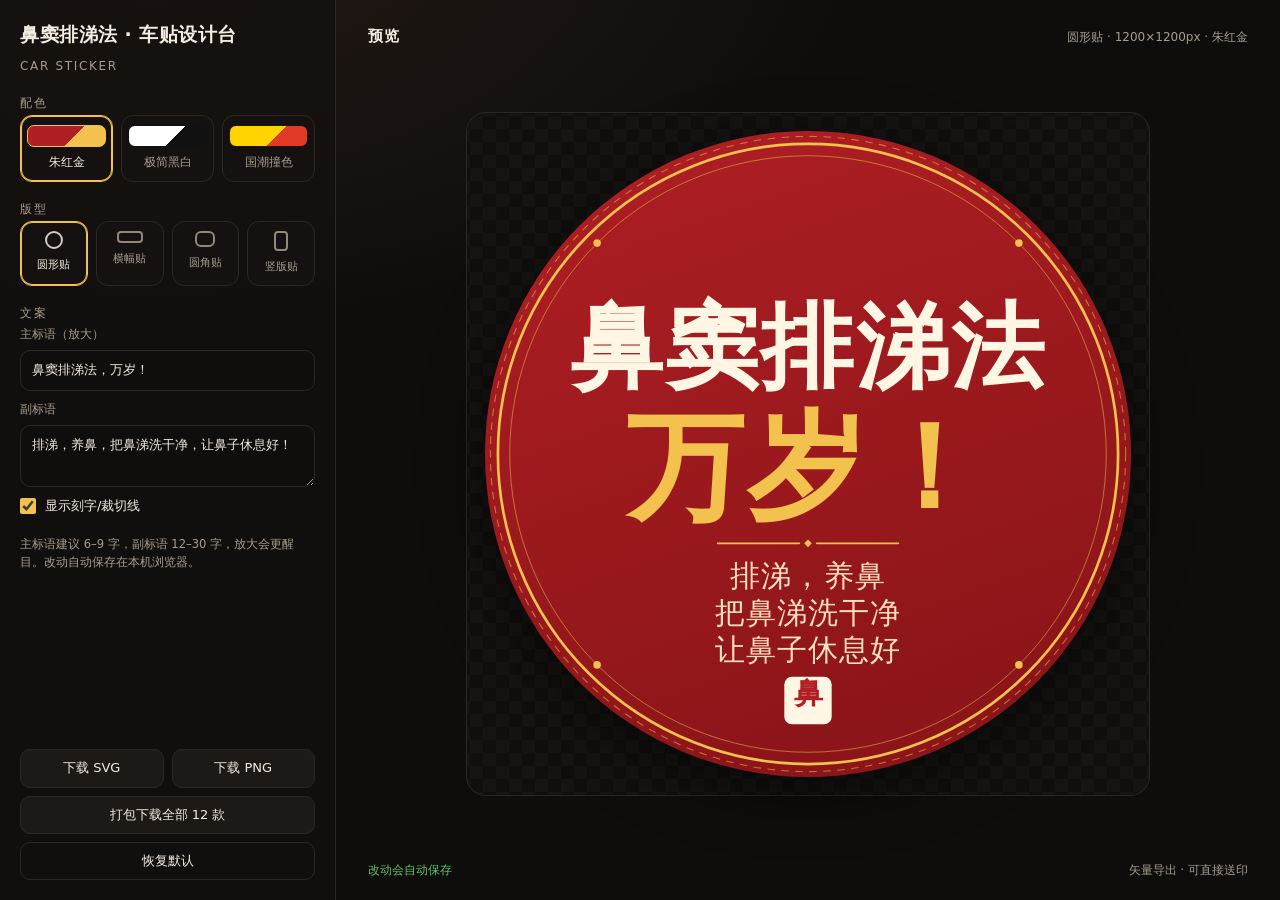
<file: static/sticker/studio.html>
<!doctype html>
<html lang="zh-CN">
<head>
<meta charset="utf-8"/>
<meta name="viewport" content="width=device-width,initial-scale=1"/>
<title>鼻窦排涕法 · 车贴设计台</title>
<meta name="description" content="在线设计「鼻窦排涕法」车贴：三种配色、四种版型，实时预览，一键导出 SVG / PNG。"/>
<link rel="stylesheet" href="./sticker.css"/>
<style>
  /* 独立页宿主：让设计台铺满视口；博客内则由 .studio 卡片承载。 */
  html,body{margin:0;min-height:100%;background:#0e0d0c}
  .studio{min-height:100vh;margin:0;border:0;border-radius:0}
  .studio .panel{max-height:100vh}
</style>
</head>
<body>
<div class="studio">
  <aside class="panel">
    <div class="brand">
      <h2>鼻窦排涕法 · 车贴设计台</h2>
      <small>CAR&nbsp;STICKER</small>
    </div>

    <fieldset>
      <legend>配色</legend>
      <div class="themes" id="themes" role="group" aria-label="配色方案"></div>
    </fieldset>

    <fieldset>
      <legend>版型</legend>
      <div class="shapes" id="shapes" role="group" aria-label="版型"></div>
    </fieldset>

    <fieldset>
      <legend>文案</legend>
      <label class="field">主标语（放大）
        <input type="text" id="title" maxlength="40" autocomplete="off"/>
      </label>
      <label class="field">副标语
        <textarea id="subtitle" rows="2" maxlength="80"></textarea>
      </label>
      <label class="toggle"><input type="checkbox" id="cutline"/>显示刻字/裁切线</label>
    </fieldset>

    <p class="hint">主标语建议 6–9 字，副标语 12–30 字，放大会更醒目。改动自动保存在本机浏览器。</p>

    <div class="actions">
      <button id="download" type="button">下载 SVG</button>
      <button id="png" type="button">下载 PNG</button>
      <button id="download-all" type="button" class="wide">打包下载全部 12 款</button>
      <button id="reset" type="button" class="ghost wide">恢复默认</button>
    </div>
  </aside>

  <main class="stage">
    <div class="stage-head">
      <h3>预览</h3>
      <span id="meta"></span>
    </div>
    <div class="viewport">
      <div class="mount" id="preview" aria-live="polite" aria-busy="false"></div>
    </div>
    <footer class="stage-foot">
      <span id="status" role="status" aria-live="polite"></span>
      <span>矢量导出 · 可直接送印</span>
    </footer>
  </main>
</div>

<script type="module" src="./lib/app.js"></script>
</body>
</html>
</file>
<file: static/sticker/sticker.css>
/*
 * 鼻窦排涕法 · 车贴设计台
 *
 * 这份样式被两个宿主共用：
 *   1. Hugo 博客内的 /sticker/ 页面（layouts/page/sticker.html）
 *   2. Canvas 扩展服务的独立页 static/sticker/studio.html
 * 所有规则都限定在 .studio 作用域内，不会污染 PaperMod 主题的正文样式。
 */

.studio {
  --studio-bg: #0e0d0c;
  --studio-panel: #171513;
  --studio-line: #2b2724;
  --studio-ink: #f3ece1;
  --studio-dim: #a79c8d;
  --studio-hot: #e0473a;
  --studio-gold: #f2c14e;
  --studio-ok: #5ec26a;

  display: grid;
  grid-template-columns: 336px minmax(0, 1fr);
  min-height: min(760px, 78vh);
  margin: 8px 0 24px;
  border: 1px solid var(--studio-line);
  border-radius: 20px;
  overflow: hidden;
  background:
    radial-gradient(1200px 700px at 12% -10%, #241a15 0%, transparent 62%),
    var(--studio-bg);
  color: var(--studio-ink);
  font: 14px/1.6 "PingFang SC", "Hiragino Sans GB", "Noto Sans SC",
    "Microsoft YaHei", system-ui, sans-serif;
  text-align: left;
}

.studio *,
.studio *::before,
.studio *::after {
  box-sizing: border-box;
}

/* ---------- 左侧控制面板 ---------- */

.studio .panel {
  display: flex;
  flex-direction: column;
  gap: 18px;
  padding: 22px 20px 20px;
  border-right: 1px solid var(--studio-line);
  background: rgba(18, 16, 15, 0.72);
  overflow-y: auto;
  max-height: min(860px, 86vh);
}

.studio .brand {
  display: flex;
  align-items: baseline;
  gap: 10px;
  flex-wrap: wrap;
}

.studio .brand h2 {
  margin: 0;
  font-size: 19px;
  line-height: 1.3;
  letter-spacing: 0.5px;
  color: var(--studio-ink);
  border: 0;
  padding: 0;
}

.studio .brand small {
  color: var(--studio-dim);
  font-size: 12px;
  letter-spacing: 0.14em;
}

.studio fieldset {
  display: flex;
  flex-direction: column;
  gap: 9px;
  margin: 0;
  padding: 0;
  border: 0;
}

.studio legend {
  margin-bottom: 2px;
  padding: 0;
  color: var(--studio-dim);
  font-size: 12px;
  letter-spacing: 0.16em;
}

.studio .themes {
  display: grid;
  grid-template-columns: repeat(3, minmax(0, 1fr));
  gap: 8px;
}

.studio .theme {
  display: flex;
  flex-direction: column;
  align-items: center;
  gap: 6px;
  padding: 9px 6px;
  border: 1px solid var(--studio-line);
  border-radius: 12px;
  background: #141110;
  color: var(--studio-dim);
  font: inherit;
  font-size: 12px;
  cursor: pointer;
  transition: border-color 0.15s ease;
}

.studio .theme:hover {
  border-color: #453c35;
}

.studio .theme[aria-pressed="true"] {
  border-color: var(--studio-gold);
  color: var(--studio-ink);
  box-shadow: inset 0 0 0 1px var(--studio-gold);
}

.studio .theme .chip {
  width: 100%;
  height: 22px;
  border: 1px solid rgba(255, 255, 255, 0.14);
  border-radius: 7px;
}

.studio .shapes {
  display: grid;
  grid-template-columns: repeat(4, minmax(0, 1fr));
  gap: 8px;
}

.studio .shape {
  display: flex;
  flex-direction: column;
  align-items: center;
  gap: 7px;
  padding: 9px 2px;
  border: 1px solid var(--studio-line);
  border-radius: 12px;
  background: #141110;
  color: var(--studio-dim);
  font: inherit;
  font-size: 11px;
  cursor: pointer;
  transition: border-color 0.15s ease;
}

.studio .shape:hover {
  border-color: #453c35;
}

.studio .shape[aria-pressed="true"] {
  border-color: var(--studio-gold);
  color: var(--studio-ink);
  box-shadow: inset 0 0 0 1px var(--studio-gold);
}

.studio .shape i {
  display: block;
  border: 2px solid currentColor;
  opacity: 0.85;
}

.studio .shape i.r {
  width: 18px;
  height: 18px;
  border-radius: 50%;
}

.studio .shape i.b {
  width: 26px;
  height: 12px;
  border-radius: 4px;
}

.studio .shape i.c {
  width: 20px;
  height: 16px;
  border-radius: 6px;
}

.studio .shape i.p {
  width: 14px;
  height: 20px;
  border-radius: 4px;
}

.studio label.field {
  display: flex;
  flex-direction: column;
  gap: 6px;
  color: var(--studio-dim);
  font-size: 12px;
}

.studio input[type="text"],
.studio textarea {
  width: 100%;
  padding: 9px 11px;
  border: 1px solid var(--studio-line);
  border-radius: 10px;
  background: #100e0d;
  color: var(--studio-ink);
  font: inherit;
  font-size: 13px;
  resize: vertical;
}

.studio input[type="text"]:focus,
.studio textarea:focus,
.studio button:focus-visible,
.studio .theme:focus-visible,
.studio .shape:focus-visible {
  outline: 2px solid var(--studio-gold);
  outline-offset: 2px;
}

.studio .toggle {
  display: flex;
  align-items: center;
  gap: 9px;
  color: var(--studio-ink);
  font-size: 13px;
  cursor: pointer;
}

.studio .toggle input {
  width: 16px;
  height: 16px;
  margin: 0;
  accent-color: var(--studio-gold);
}

.studio .hint {
  margin: 0;
  color: var(--studio-dim);
  font-size: 11.5px;
}

.studio .actions {
  display: grid;
  grid-template-columns: repeat(2, minmax(0, 1fr));
  gap: 8px;
  margin-top: auto;
}

.studio .actions .wide {
  grid-column: 1 / -1;
}

.studio button {
  padding: 9px 12px;
  border: 1px solid var(--studio-line);
  border-radius: 10px;
  background: #1d1917;
  color: var(--studio-ink);
  font: inherit;
  font-size: 13px;
  line-height: 1.4;
  white-space: nowrap;
  cursor: pointer;
  transition: border-color 0.15s ease, filter 0.15s ease;
}

.studio button:hover {
  border-color: #4a413a;
}

.studio button.ghost {
  background: transparent;
}

/* ---------- 右侧预览区 ---------- */

.studio .stage {
  display: grid;
  grid-template-rows: auto 1fr auto;
  align-items: center;
  gap: 16px;
  padding: 26px 32px 20px;
  min-width: 0;
}

.studio .stage-head {
  display: flex;
  justify-content: space-between;
  align-items: baseline;
  gap: 14px;
  flex-wrap: wrap;
}

.studio .stage-head h3 {
  margin: 0;
  color: var(--studio-ink);
  font-size: 15px;
  line-height: 1.4;
  font-weight: 600;
  letter-spacing: 0.04em;
  border: 0;
  padding: 0;
}

.studio .stage-head span {
  color: var(--studio-dim);
  font-size: 12px;
}

.studio .viewport {
  display: grid;
  place-items: center;
  min-height: 0;
}

.studio .mount {
  display: grid;
  place-items: center;
  width: 100%;
  max-width: min(76vmin, 720px);
  margin: 0 auto;
  padding: 18px;
  border: 1px solid var(--studio-line);
  border-radius: 20px;
  background: repeating-conic-gradient(#100f0e 0% 25%, #161413 0% 50%) 50% / 26px 26px;
}

.studio .mount svg {
  display: block;
  width: 100%;
  height: auto;
  filter: drop-shadow(0 14px 30px rgba(0, 0, 0, 0.55));
}

.studio .stage-foot {
  display: flex;
  justify-content: space-between;
  gap: 14px;
  flex-wrap: wrap;
  color: var(--studio-dim);
  font-size: 12px;
}

.studio #status {
  min-height: 1.6em;
}

.studio #status[data-tone="ok"] {
  color: var(--studio-ok);
}

.studio #status[data-tone="err"] {
  color: var(--studio-hot);
}

.studio .sr-only {
  position: absolute;
  width: 1px;
  height: 1px;
  margin: -1px;
  padding: 0;
  overflow: hidden;
  clip: rect(0, 0, 0, 0);
  white-space: nowrap;
  border: 0;
}

/* ---------- 窄屏：预览置顶，控件下移 ---------- */

@media (max-width: 900px) {
  .studio {
    grid-template-columns: minmax(0, 1fr);
    min-height: 0;
  }

  .studio .stage {
    order: -1;
    grid-template-rows: auto auto auto;
    gap: 10px;
    padding: 16px 14px 6px;
  }

  .studio .stage-foot {
    order: 3;
  }

  .studio .panel {
    gap: 14px;
    padding: 16px 14px 24px;
    border-right: 0;
    border-top: 1px solid var(--studio-line);
    max-height: none;
  }

  .studio .mount {
    max-width: min(72vw, 440px);
    padding: 12px;
  }

  .studio .actions {
    margin-top: 0;
  }

  .studio .hint {
    display: none;
  }

  .studio .stage-head h3 {
    font-size: 14px;
  }

  .studio #status {
    font-size: 11.5px;
  }
}
</file>
